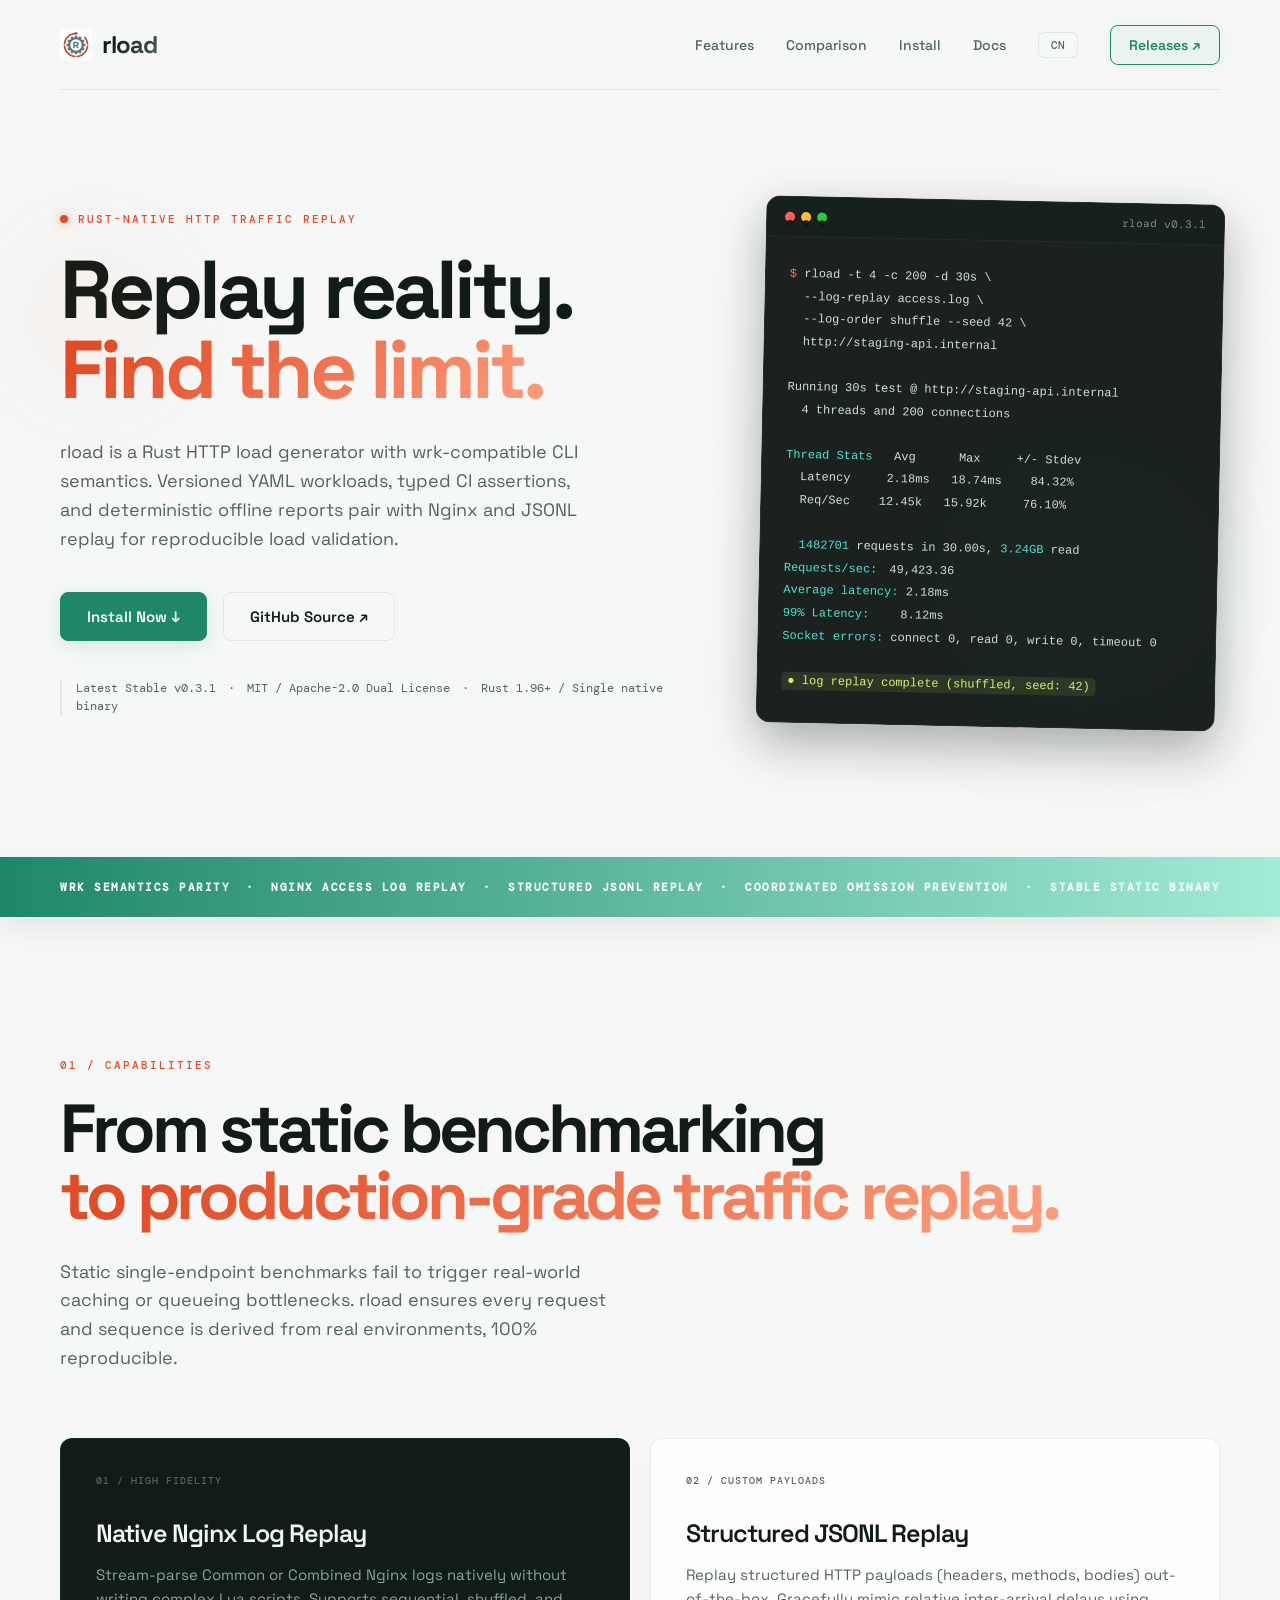
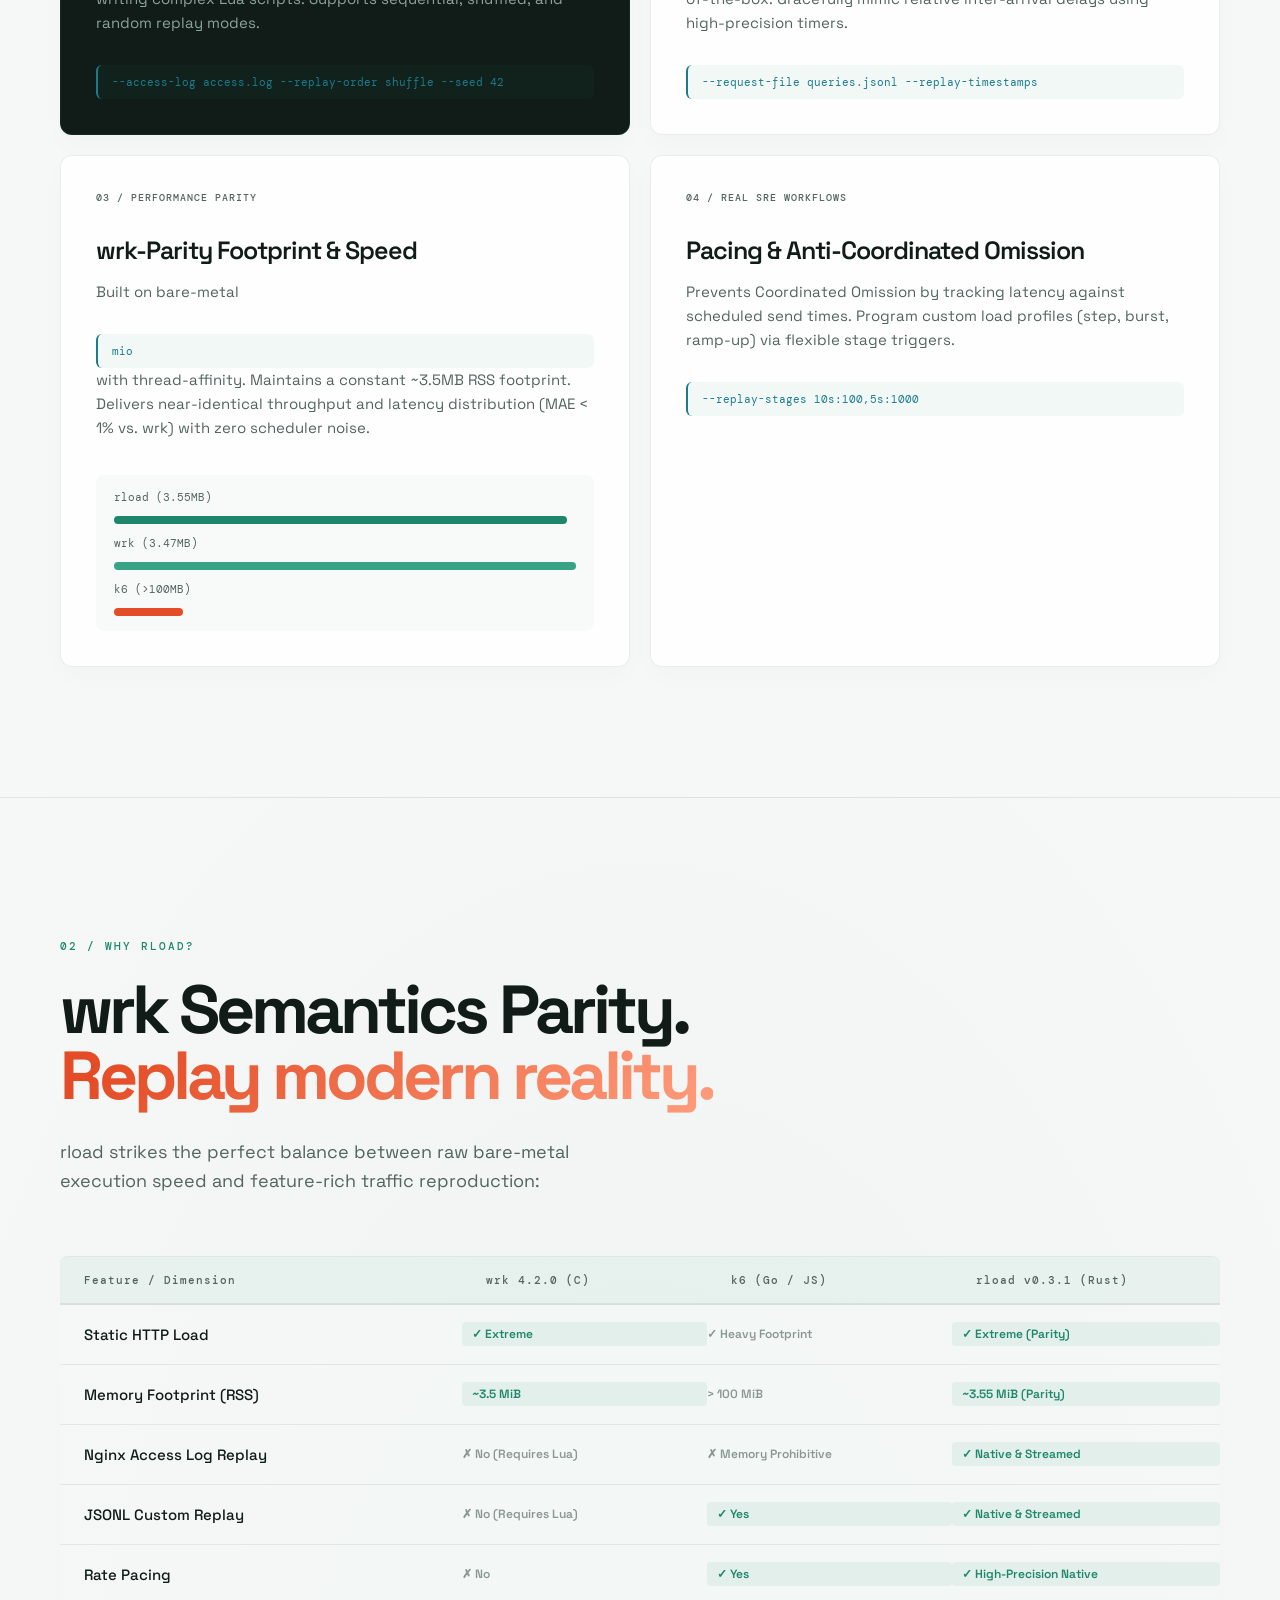
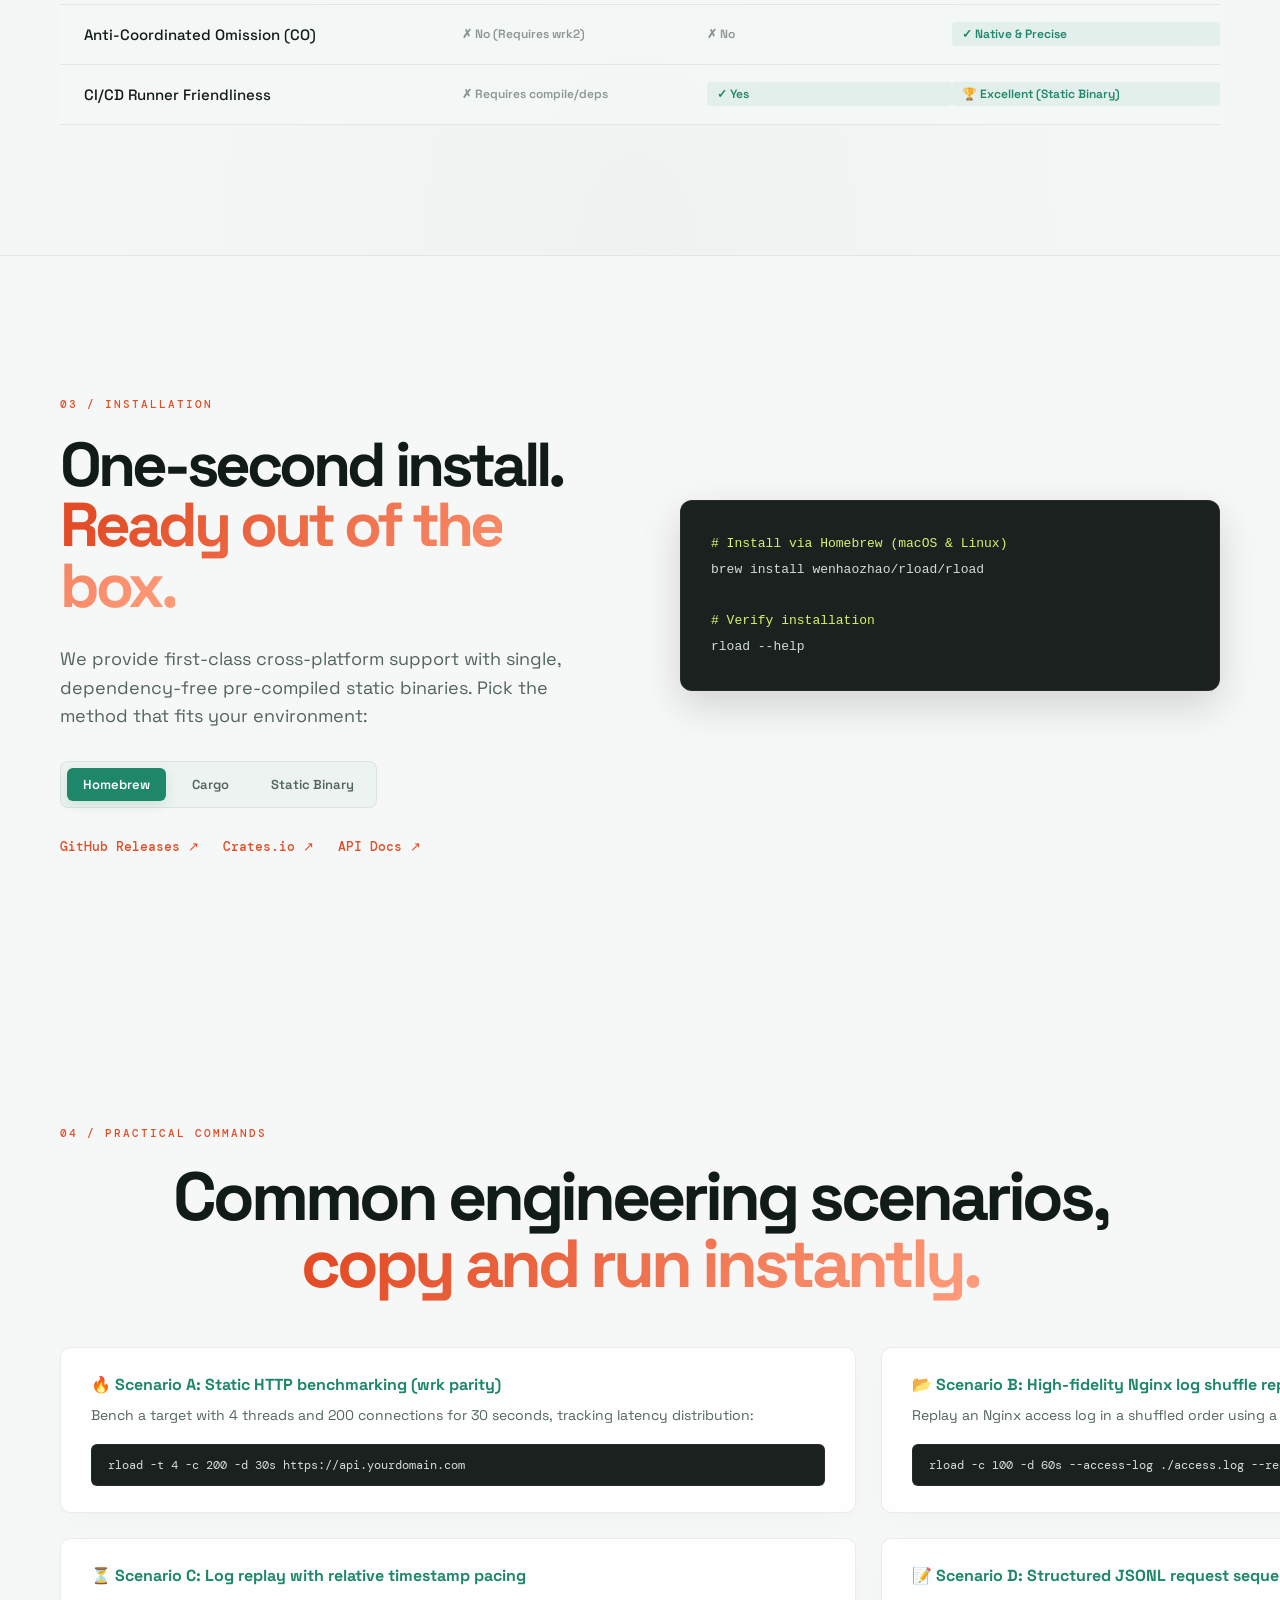
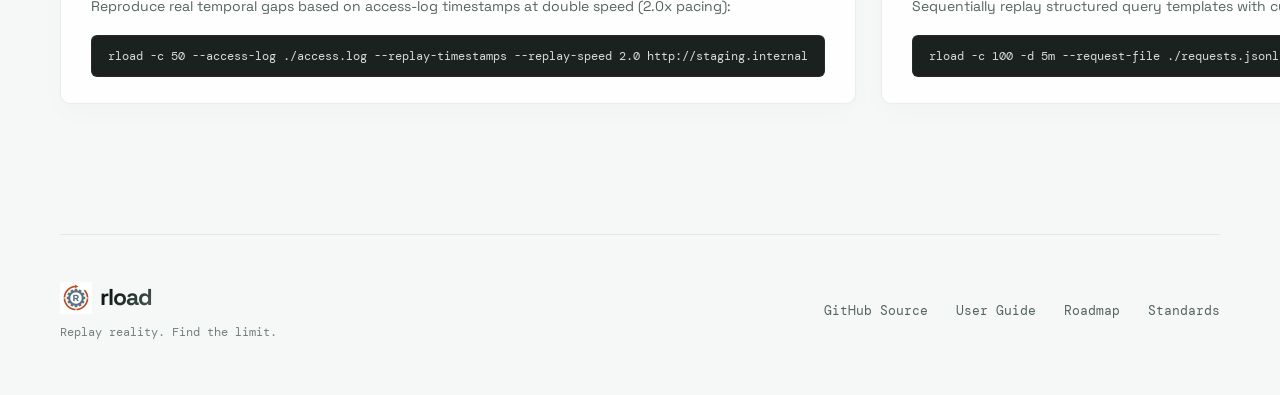
<file: website/index.html>
<!doctype html>
<html lang="en">
<head>
  <meta charset="utf-8">
  <meta name="viewport" content="width=device-width,initial-scale=1">
  <meta name="description" content="rload: Rust-native high-performance HTTP load generator and high-fidelity traffic replay engine.">
  <title>rload 0.3.1 · Replay reality. Find the limit.</title>
  <link rel="stylesheet" href="styles.css">
</head>
<body>
  <!-- Header Navigation -->
  <header class="nav wrap" id="header">
    <a class="logo" href="#top">
      <img src="logo.png" alt="rload logo" class="logo-img">
      <span>rload</span>
    </a>
    <nav>
      <a href="#features">Features</a>
      <a href="#compare">Comparison</a>
      <a href="#install">Install</a>
      <a href="./docs/user_guide.md">Docs</a>
      <a href="./index.zh-cn.html" class="lang-switch">CN</a>
      <a class="nav-cta" href="https://github.com/wenhaozhao/rload/releases">Releases ↗</a>
    </nav>
  </header>

  <main id="top">
    <!-- Hero Section -->
    <section class="hero wrap" id="hero-section">
      <div class="hero-content">
        <p class="eyebrow"><i></i> RUST-NATIVE HTTP TRAFFIC REPLAY</p>
        <h1>Replay reality.<br><em>Find the limit.</em></h1>
        <p class="lead">rload is a Rust HTTP load generator with wrk-compatible CLI semantics. Versioned YAML workloads, typed CI assertions, and deterministic offline reports pair with Nginx and JSONL replay for reproducible load validation.</p>
        <div class="actions">
          <a class="button primary" href="#install">Install Now ↓</a>
          <a class="button" href="https://github.com/wenhaozhao/rload" target="_blank" rel="noopener noreferrer">GitHub Source ↗</a>
        </div>
        <p class="meta">Latest Stable v0.3.1　·　MIT / Apache-2.0 Dual License　·　Rust 1.96+ / Single native binary</p>
      </div>

      <!-- Terminal Preview -->
      <div class="terminal" id="terminal-preview">
        <div class="term-head">
          <span>●</span><span>●</span><span>●</span>
          <b>rload v0.3.1</b>
        </div>
        <pre><code><em>$</em> rload -t 4 -c 200 -d 30s \<br>  --log-replay access.log \<br>  --log-order shuffle --seed 42 \<br>  http://staging-api.internal<br><br>Running 30s test @ http://staging-api.internal<br>  4 threads and 200 connections<br><br><strong>Thread Stats</strong>   Avg      Max     +/- Stdev<br>  Latency     2.18ms   18.74ms    84.32%<br>  Req/Sec    12.45k   15.92k     76.10%<br><br>  <strong>1482701</strong> requests in 30.00s, <strong>3.24GB</strong> read<br><strong>Requests/sec:</strong>　49,423.36<br><strong>Average latency:</strong> 2.18ms<br><strong>99% Latency:</strong>　　 8.12ms<br><strong>Socket errors:</strong> connect 0, read 0, write 0, timeout 0<br><br><mark>● log replay complete (shuffled, seed: 42)</mark></code></pre>
      </div>
    </section>

    <!-- Scrolling Ribbon -->
    <div class="ribbon" id="feature-ribbon">
      <div class="wrap">
        <span>WRK SEMANTICS PARITY</span>
        <span>·</span>
        <span>NGINX ACCESS LOG REPLAY</span>
        <span>·</span>
        <span>STRUCTURED JSONL REPLAY</span>
        <span>·</span>
        <span>COORDINATED OMISSION PREVENTION</span>
        <span>·</span>
        <span>STABLE STATIC BINARY</span>
      </div>
    </div>

    <!-- 01 Core Features -->
    <section id="features" class="section wrap">
      <p class="eyebrow">01 / Capabilities</p>
      <h2>From static benchmarking<br><em>to production-grade traffic replay.</em></h2>
      <p class="section-lead">Static single-endpoint benchmarks fail to trigger real-world caching or queueing bottlenecks. rload ensures every request and sequence is derived from real environments, 100% reproducible.</p>
      
      <div class="cards" id="feature-cards">
        <article class="card dark">
          <small>01 / HIGH FIDELITY</small>
          <h3>Native Nginx Log Replay</h3>
          <p>Stream-parse Common or Combined Nginx logs natively without writing complex Lua scripts. Supports sequential, shuffled, and random replay modes.</p>
          <code>--access-log access.log --replay-order shuffle --seed 42</code>
        </article>
        
        <article class="card">
          <small>02 / CUSTOM PAYLOADS</small>
          <h3>Structured JSONL Replay</h3>
          <p>Replay structured HTTP payloads (headers, methods, bodies) out-of-the-box. Gracefully mimic relative inter-arrival delays using high-precision timers.</p>
          <code>--request-file queries.jsonl --replay-timestamps</code>
        </article>
        
        <article class="card">
          <small>03 / PERFORMANCE PARITY</small>
          <h3>wrk-Parity Footprint & Speed</h3>
          <p>Built on bare-metal <code>mio</code> with thread-affinity. Maintains a constant ~3.5MB RSS footprint. Delivers near-identical throughput and latency distribution (MAE &lt; 1% vs. wrk) with zero scheduler noise.</p>
          <div class="bars">
            <span class="bar-label">rload (3.55MB)</span><i></i>
            <span class="bar-label">wrk (3.47MB)</span><i></i>
            <span class="bar-label">k6 (&gt;100MB)</span><i></i>
          </div>
        </article>
        
        <article class="card orange">
          <small>04 / REAL SRE WORKFLOWS</small>
          <h3>Pacing & Anti-Coordinated Omission</h3>
          <p>Prevents Coordinated Omission by tracking latency against scheduled send times. Program custom load profiles (step, burst, ramp-up) via flexible stage triggers.</p>
          <code>--replay-stages 10s:100,5s:1000</code>
        </article>
      </div>
    </section>

    <!-- 02 Comparison Section -->
    <section id="compare" class="contrast">
      <div class="section wrap">
        <p class="eyebrow lime">02 / Why rload?</p>
        <h2>wrk Semantics Parity.<br><em>Replay modern reality.</em></h2>
        <p class="section-lead" style="color: var(--text-muted); margin-bottom: 40px;">rload strikes the perfect balance between raw bare-metal execution speed and feature-rich traffic reproduction:</p>
        
        <div class="table" id="comparison-table">
          <div class="thead">
            <span>Feature / Dimension</span>
            <span>wrk 4.2.0 (C)</span>
            <span>k6 (Go / JS)</span>
            <span>rload v0.3.1 (Rust)</span>
          </div>
          <div>
            <span>Static HTTP Load</span>
            <b class="yes">✓ Extreme</b>
            <b class="no">✓ Heavy Footprint</b>
            <b class="yes">✓ Extreme (Parity)</b>
          </div>
          <div>
            <span>Memory Footprint (RSS)</span>
            <b class="yes">~3.5 MiB</b>
            <b class="no">&gt; 100 MiB</b>
            <b class="yes">~3.55 MiB (Parity)</b>
          </div>
          <div>
            <span>Nginx Access Log Replay</span>
            <b class="no">✗ No (Requires Lua)</b>
            <b class="no">✗ Memory Prohibitive</b>
            <b class="yes">✓ Native & Streamed</b>
          </div>
          <div>
            <span>JSONL Custom Replay</span>
            <b class="no">✗ No (Requires Lua)</b>
            <b class="yes">✓ Yes</b>
            <b class="yes">✓ Native & Streamed</b>
          </div>
          <div>
            <span>Rate Pacing</span>
            <b class="no">✗ No</b>
            <b class="yes">✓ Yes</b>
            <b class="yes">✓ High-Precision Native</b>
          </div>
          <div>
            <span>Anti-Coordinated Omission (CO)</span>
            <b class="no">✗ No (Requires wrk2)</b>
            <b class="no">✗ No</b>
            <b class="yes">✓ Native & Precise</b>
          </div>
          <div>
            <span>CI/CD Runner Friendliness</span>
            <b class="no">✗ Requires compile/deps</b>
            <b class="yes">✓ Yes</b>
            <b class="yes">🏆 Excellent (Static Binary)</b>
          </div>
        </div>
      </div>
    </section>

    <!-- 03 Install Guidelines -->
    <section id="install" class="section wrap install">
      <div class="install-text">
        <p class="eyebrow">03 / Installation</p>
        <h2>One-second install.<br><em>Ready out of the box.</em></h2>
        <p class="section-lead">We provide first-class cross-platform support with single, dependency-free pre-compiled static binaries. Pick the method that fits your environment:</p>
        
        <div class="install-tabs">
          <button class="tab-btn active" onclick="switchInstallTab('brew')">Homebrew</button>
          <button class="tab-btn" onclick="switchInstallTab('cargo')">Cargo</button>
          <button class="tab-btn" onclick="switchInstallTab('binary')">Static Binary</button>
        </div>

        <div class="links">
          <a href="https://github.com/wenhaozhao/rload/releases" target="_blank" rel="noopener noreferrer">GitHub Releases ↗</a>
          <a href="https://crates.io/crates/rload" target="_blank" rel="noopener noreferrer">Crates.io ↗</a>
          <a href="https://docs.rs/rload" target="_blank" rel="noopener noreferrer">API Docs ↗</a>
        </div>
      </div>

      <div class="install-code-container">
        <!-- Homebrew Tab Code -->
        <pre class="install-code active" id="code-brew"><code><span># Install via Homebrew (macOS & Linux)</span><br>brew install wenhaozhao/rload/rload<br><br><span># Verify installation</span><br>rload --help</code></pre>
        
        <!-- Cargo Tab Code -->
        <pre class="install-code" id="code-cargo"><code><span># Install via cargo (for Rust toolchains)</span><br>cargo install rload<br><br><span># Ensure ~/.cargo/bin is in your PATH</span><br>rload --help</code></pre>
        
        <!-- Static Binary Tab Code -->
        <pre class="install-code" id="code-binary"><code><span># For container & minimal server environments</span><br><span># 1. Download the archive for your architecture from GitHub Releases</span><br><span># 2. Extract and move the binary into your PATH, e.g.:</span><br>tar -xvf rload-v0.3.0-x86_64-unknown-linux-gnu.tar.gz<br>sudo mv rload /usr/local/bin/<br><br><span># 3. Verify execution</span><br>rload --help</code></pre>
      </div>
    </section>

    <!-- 04 Practical Commands -->
    <section class="section wrap quickstart" id="quickstart-section">
      <p class="eyebrow">04 / Practical Commands</p>
      <h2>Common engineering scenarios,<br><em>copy and run instantly.</em></h2>
      <div class="quickstart-grid">
        <div class="qs-item">
          <h4>🔥 Scenario A: Static HTTP benchmarking (wrk parity)</h4>
          <p>Bench a target with 4 threads and 200 connections for 30 seconds, tracking latency distribution:</p>
          <pre><code>rload -t 4 -c 200 -d 30s https://api.yourdomain.com</code></pre>
        </div>
        <div class="qs-item">
          <h4>📂 Scenario B: High-fidelity Nginx log shuffle replay</h4>
          <p>Replay an Nginx access log in a shuffled order using a deterministic seed for reproducible results:</p>
          <pre><code>rload -c 100 -d 60s --access-log ./access.log --replay-order shuffle --seed 12345 http://staging.internal</code></pre>
        </div>
        <div class="qs-item">
          <h4>⏳ Scenario C: Log replay with relative timestamp pacing</h4>
          <p>Reproduce real temporal gaps based on access-log timestamps at double speed (2.0x pacing):</p>
          <pre><code>rload -c 50 --access-log ./access.log --replay-timestamps --replay-speed 2.0 http://staging.internal</code></pre>
        </div>
        <div class="qs-item">
          <h4>📝 Scenario D: Structured JSONL request sequence replay</h4>
          <p>Sequentially replay structured query templates with custom headers, methods, and payloads:</p>
          <pre><code>rload -c 100 -d 5m --request-file ./requests.jsonl http://staging.internal</code></pre>
        </div>
      </div>
    </section>
  </main>

  <!-- Footer -->
  <footer class="footer wrap">
    <div class="footer-brand">
      <a class="logo" href="#top">
        <img src="logo.png" alt="rload logo" class="logo-img">
        <span>rload</span>
      </a>
      <p>Replay reality. Find the limit.</p>
    </div>
    <div class="footer-links">
      <a href="https://github.com/wenhaozhao/rload" target="_blank" rel="noopener noreferrer">GitHub Source</a>
      <a href="./docs/user_guide.md">User Guide</a>
      <a href="https://github.com/wenhaozhao/rload/blob/main/ROADMAP.md" target="_blank" rel="noopener noreferrer">Roadmap</a>
      <a href="https://github.com/wenhaozhao/rload/blob/main/CODING_STANDARDS.md" target="_blank" rel="noopener noreferrer">Standards</a>
    </div>
  </footer>

  <!-- Easy Tab-Switching Logic -->
  <script>
    function switchInstallTab(tabId) {
      // Toggle button states
      document.querySelectorAll('.tab-btn').forEach(btn => {
        btn.classList.remove('active');
      });
      event.target.classList.add('active');

      // Toggle code block display
      document.querySelectorAll('.install-code').forEach(codeBlock => {
        codeBlock.classList.remove('active');
      });
      document.getElementById('code-' + tabId).classList.add('active');
    }
  </script>
</body>
</html>
</file>
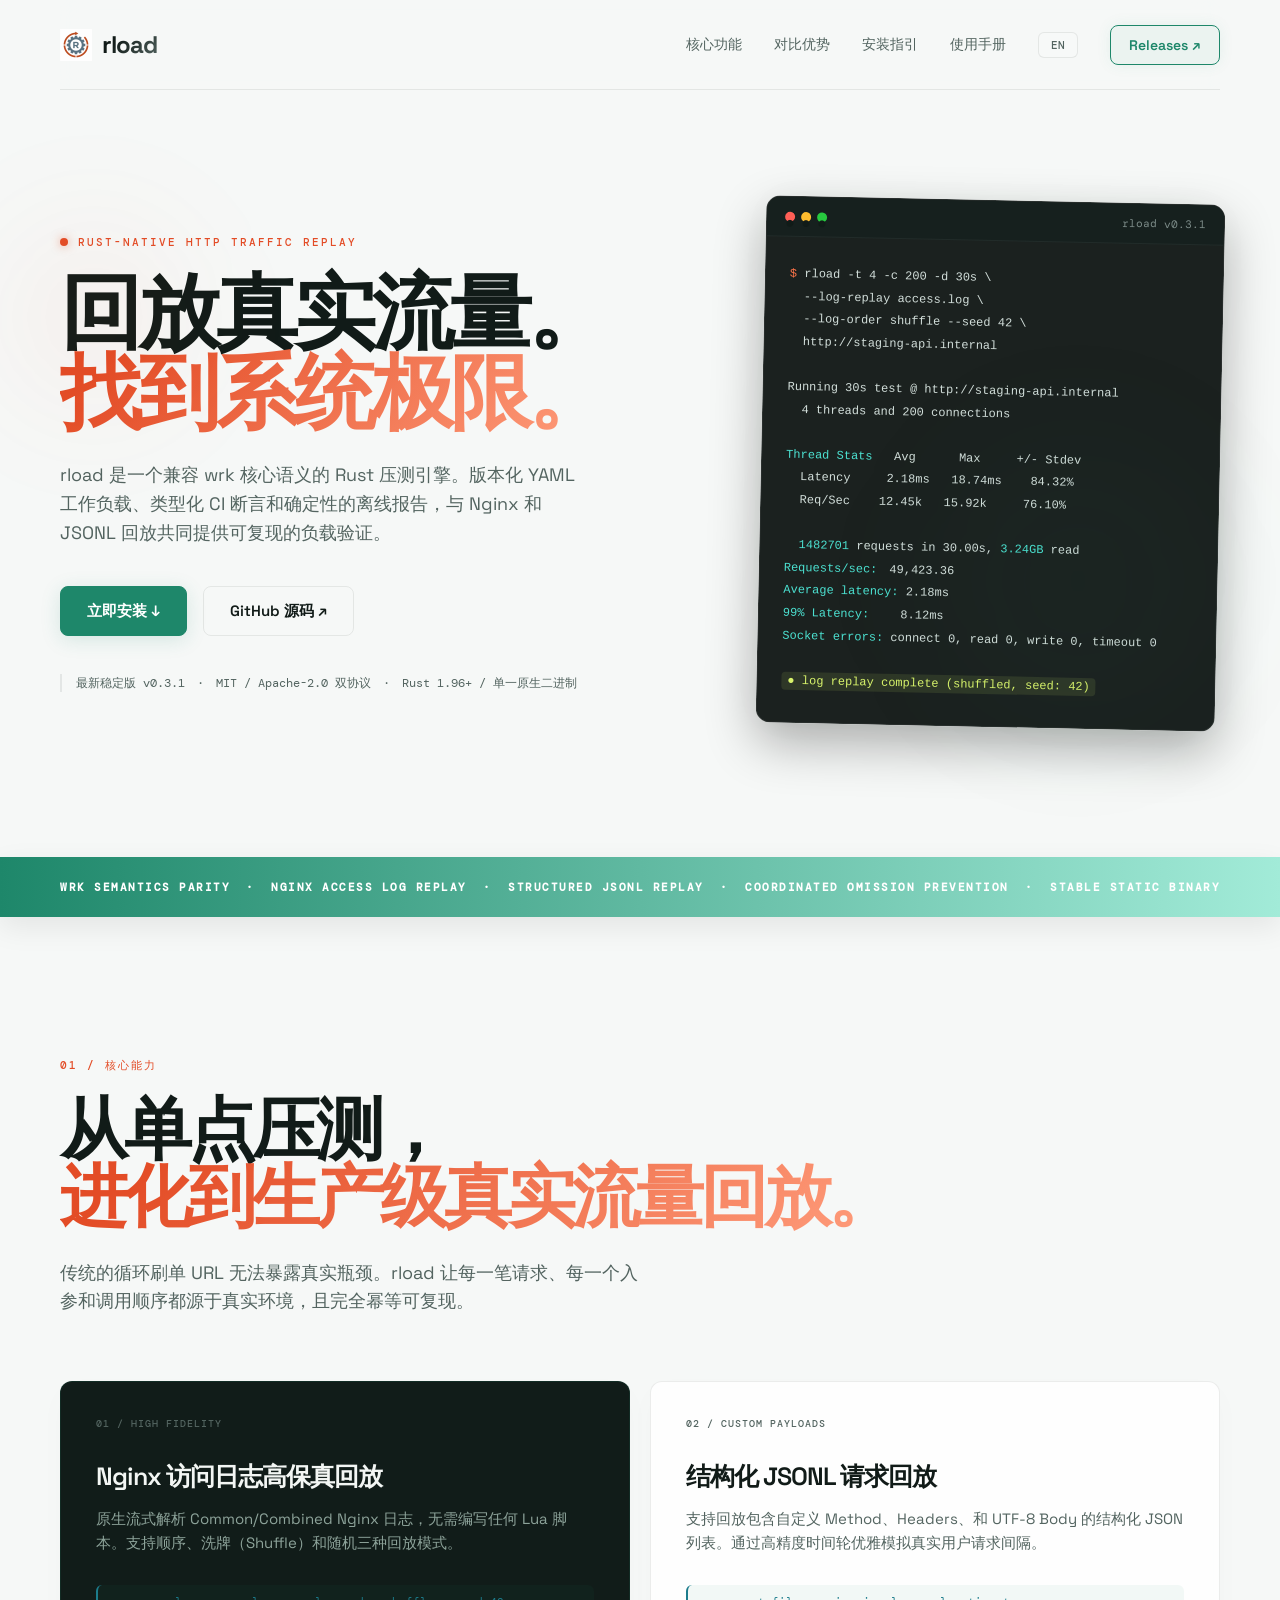
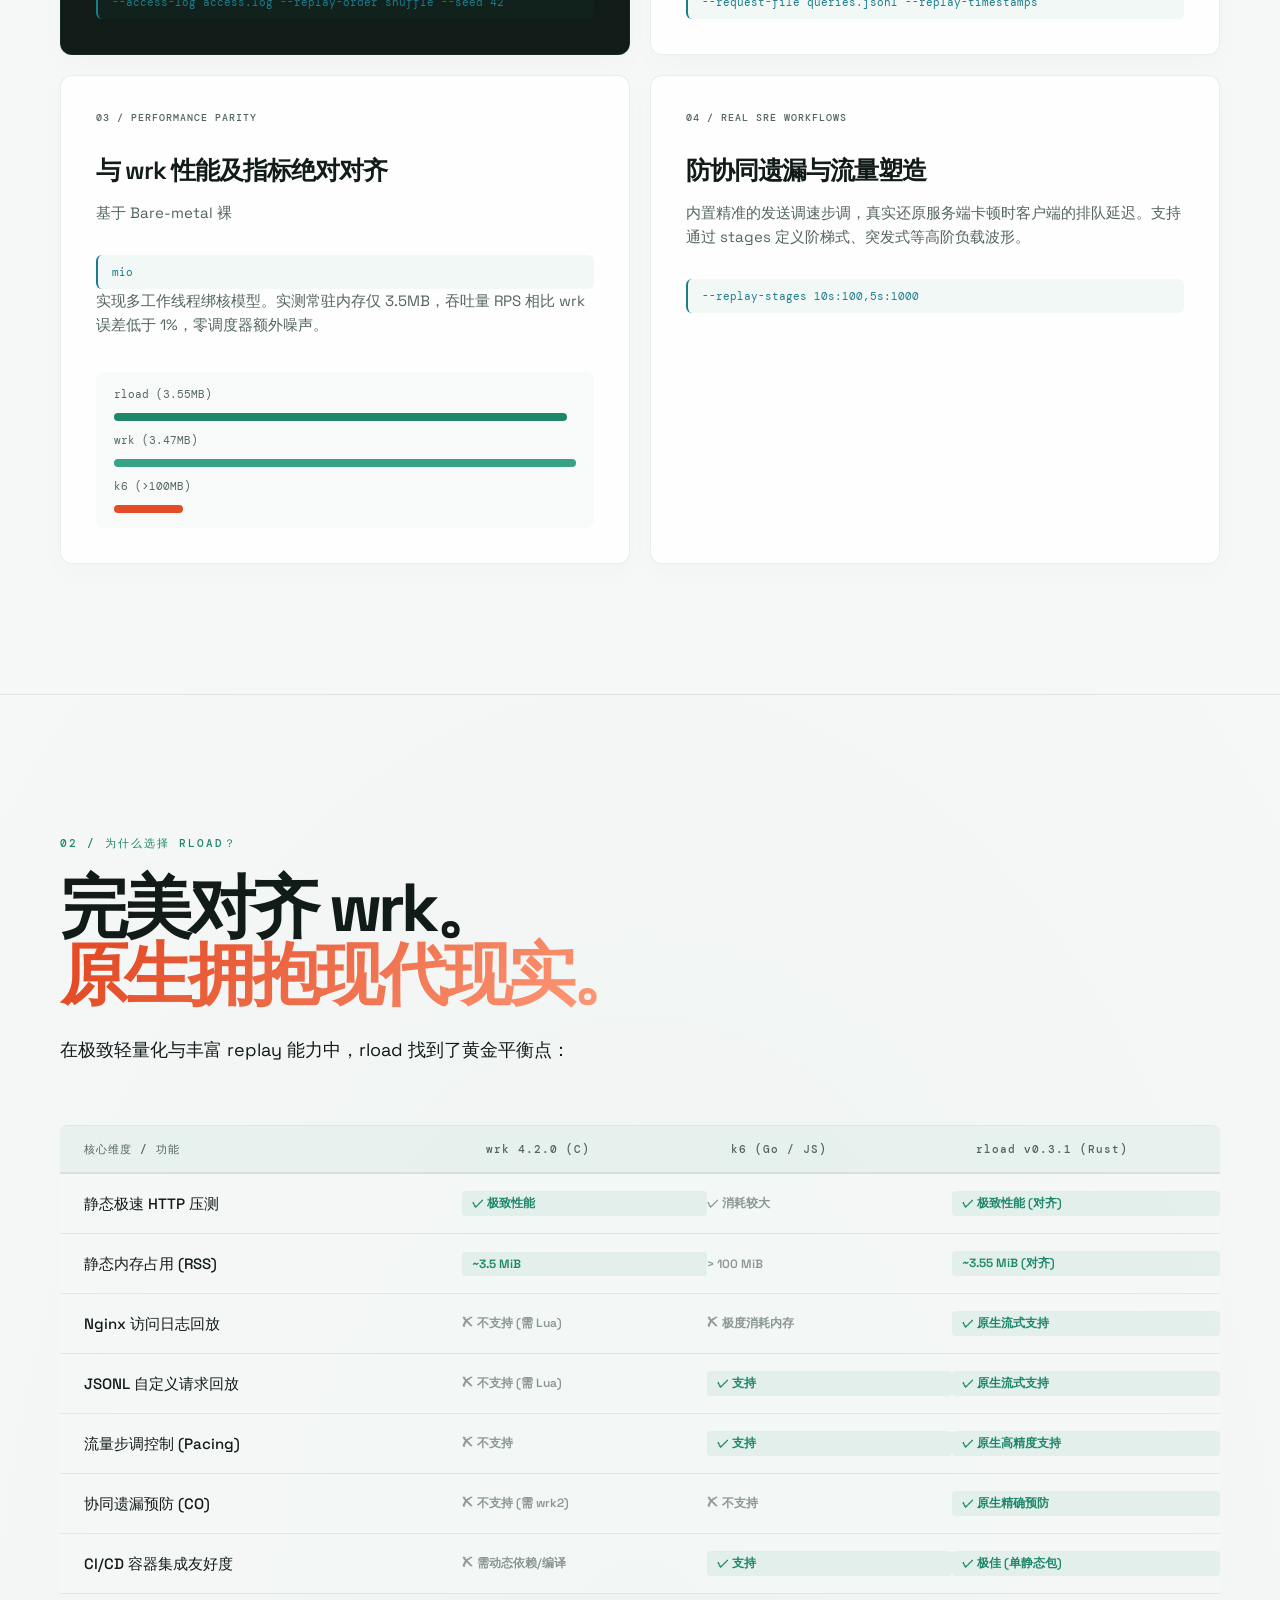
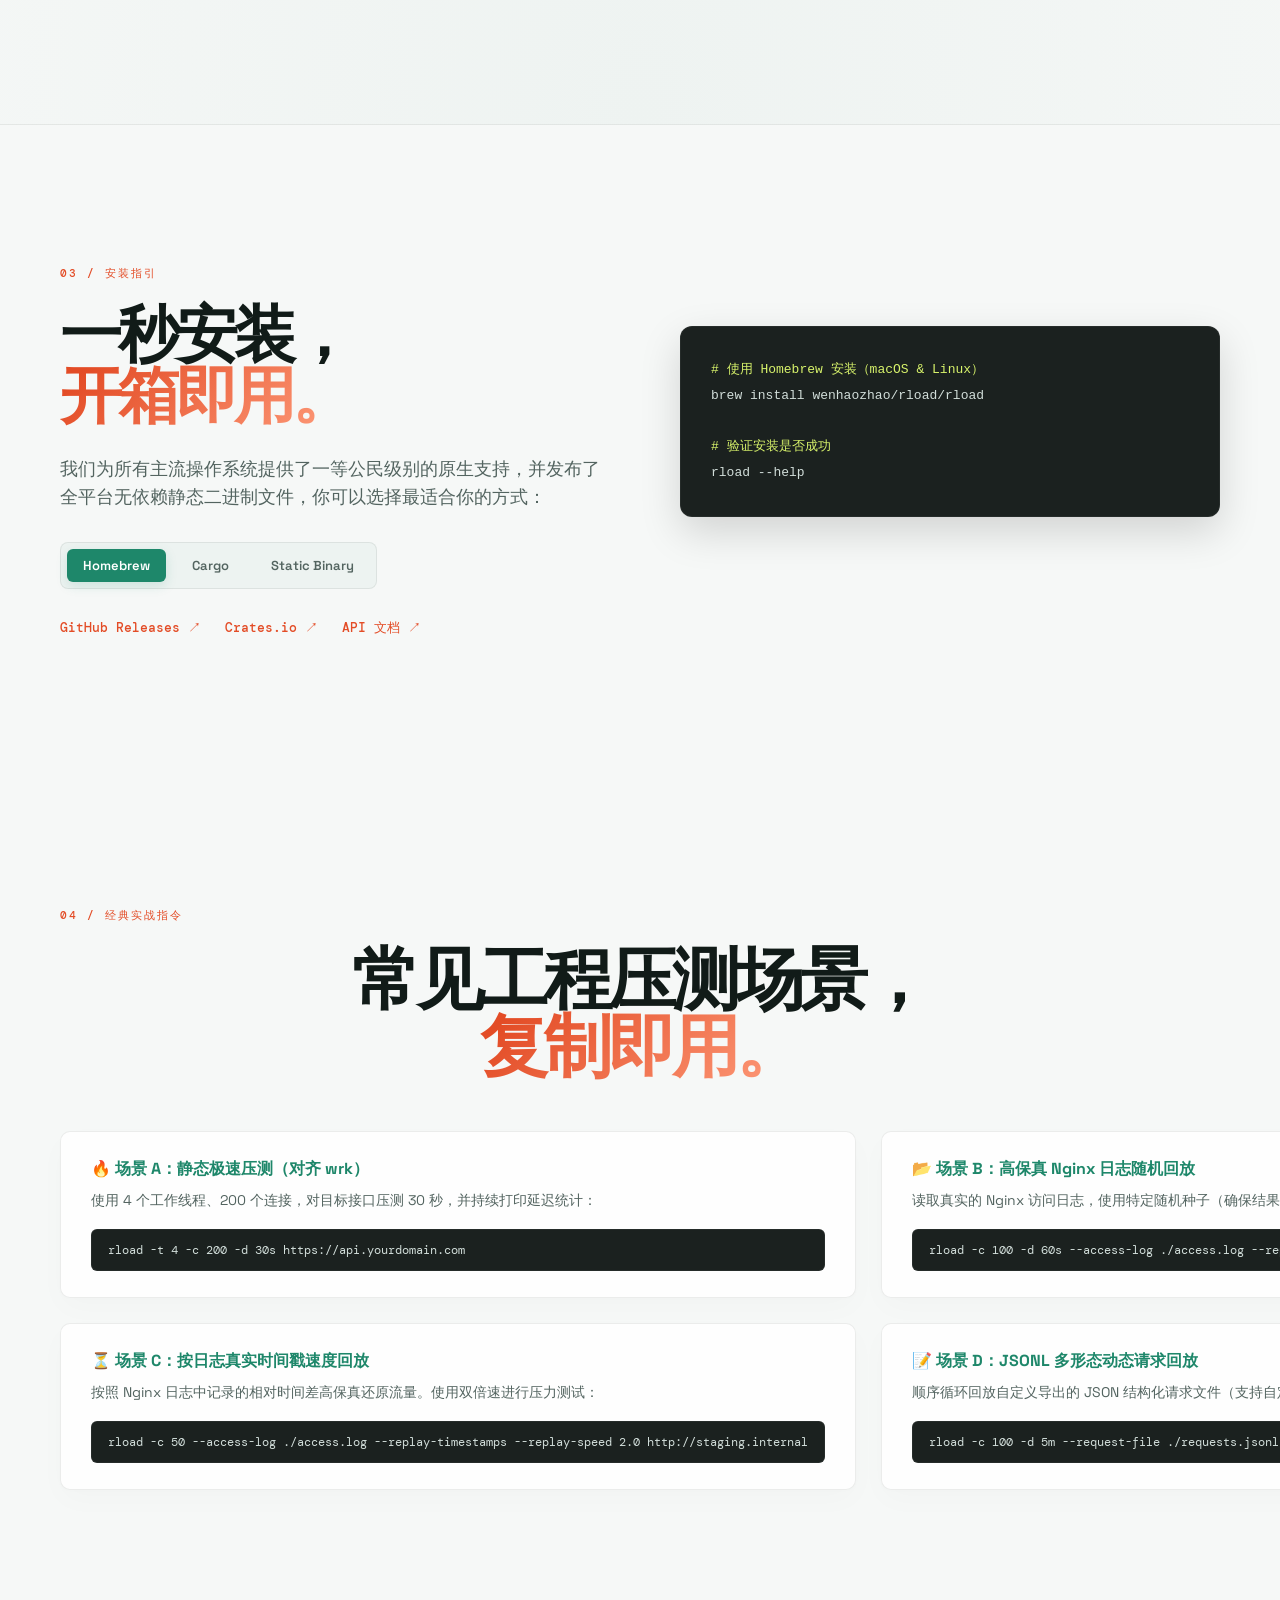
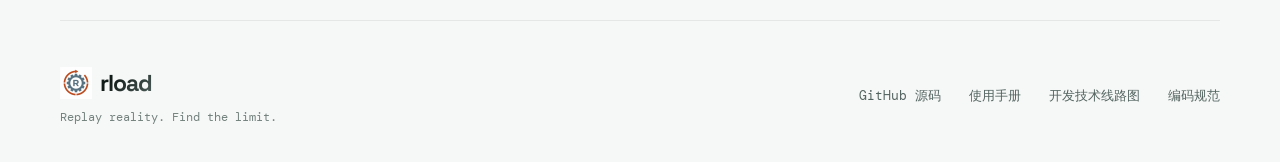
<file: website/index.zh-cn.html>
<!doctype html>
<html lang="zh-CN">
<head>
  <meta charset="utf-8">
  <meta name="viewport" content="width=device-width,initial-scale=1">
  <meta name="description" content="rload：Rust 原生高性能 HTTP 压测与高保真真实流量回放引擎">
  <title>rload 0.3.1 · Replay reality. Find the limit.</title>
  <link rel="stylesheet" href="styles.css">
</head>
<body>
  <!-- 头部导航栏 -->
  <header class="nav wrap" id="header">
    <a class="logo" href="#top">
      <img src="logo.png" alt="rload logo" class="logo-img">
      <span>rload</span>
    </a>
    <nav>
      <a href="#features">核心功能</a>
      <a href="#compare">对比优势</a>
      <a href="#install">安装指引</a>
      <a href="./docs/user_guide_zh-cn.md">使用手册</a>
      <a href="./index.html" class="lang-switch">EN</a>
      <a class="nav-cta" href="https://github.com/wenhaozhao/rload/releases">Releases ↗</a>
    </nav>
  </header>

  <main id="top">
    <!-- Hero 视觉区 -->
    <section class="hero wrap" id="hero-section">
      <div class="hero-content">
        <p class="eyebrow"><i></i> RUST-NATIVE HTTP TRAFFIC REPLAY</p>
        <h1>回放真实流量。<br><em>找到系统极限。</em></h1>
        <p class="lead">rload 是一个兼容 wrk 核心语义的 Rust 压测引擎。版本化 YAML 工作负载、类型化 CI 断言和确定性的离线报告，与 Nginx 和 JSONL 回放共同提供可复现的负载验证。</p>
        <div class="actions">
          <a class="button primary" href="#install">立即安装 ↓</a>
          <a class="button" href="https://github.com/wenhaozhao/rload" target="_blank" rel="noopener noreferrer">GitHub 源码 ↗</a>
        </div>
        <p class="meta">最新稳定版 v0.3.1　·　MIT / Apache-2.0 双协议　·　Rust 1.96+ / 单一原生二进制</p>
      </div>

      <!-- 仿真终端效果 -->
      <div class="terminal" id="terminal-preview">
        <div class="term-head">
          <span>●</span><span>●</span><span>●</span>
          <b>rload v0.3.1</b>
        </div>
        <pre><code><em>$</em> rload -t 4 -c 200 -d 30s \<br>  --log-replay access.log \<br>  --log-order shuffle --seed 42 \<br>  http://staging-api.internal<br><br>Running 30s test @ http://staging-api.internal<br>  4 threads and 200 connections<br><br><strong>Thread Stats</strong>   Avg      Max     +/- Stdev<br>  Latency     2.18ms   18.74ms    84.32%<br>  Req/Sec    12.45k   15.92k     76.10%<br><br>  <strong>1482701</strong> requests in 30.00s, <strong>3.24GB</strong> read<br><strong>Requests/sec:</strong>　49,423.36<br><strong>Average latency:</strong> 2.18ms<br><strong>99% Latency:</strong>　　 8.12ms<br><strong>Socket errors:</strong> connect 0, read 0, write 0, timeout 0<br><br><mark>● log replay complete (shuffled, seed: 42)</mark></code></pre>
      </div>
    </section>

    <!-- 滚动丝带 -->
    <div class="ribbon" id="feature-ribbon">
      <div class="wrap">
        <span>WRK SEMANTICS PARITY</span>
        <span>·</span>
        <span>NGINX ACCESS LOG REPLAY</span>
        <span>·</span>
        <span>STRUCTURED JSONL REPLAY</span>
        <span>·</span>
        <span>COORDINATED OMISSION PREVENTION</span>
        <span>·</span>
        <span>STABLE STATIC BINARY</span>
      </div>
    </div>

    <!-- 01 核心功能区 -->
    <section id="features" class="section wrap">
      <p class="eyebrow">01 / 核心能力</p>
      <h2>从单点压测，<br><em>进化到生产级真实流量回放。</em></h2>
      <p class="section-lead">传统的循环刷单 URL 无法暴露真实瓶颈。rload 让每一笔请求、每一个入参和调用顺序都源于真实环境，且完全幂等可复现。</p>
      
      <div class="cards" id="feature-cards">
        <article class="card dark">
          <small>01 / HIGH FIDELITY</small>
          <h3>Nginx 访问日志高保真回放</h3>
          <p>原生流式解析 Common/Combined Nginx 日志，无需编写任何 Lua 脚本。支持顺序、洗牌（Shuffle）和随机三种回放模式。</p>
          <code>--access-log access.log --replay-order shuffle --seed 42</code>
        </article>
        
        <article class="card">
          <small>02 / CUSTOM PAYLOADS</small>
          <h3>结构化 JSONL 请求回放</h3>
          <p>支持回放包含自定义 Method、Headers、和 UTF-8 Body 的结构化 JSON 列表。通过高精度时间轮优雅模拟真实用户请求间隔。</p>
          <code>--request-file queries.jsonl --replay-timestamps</code>
        </article>
        
        <article class="card">
          <small>03 / PERFORMANCE PARITY</small>
          <h3>与 wrk 性能及指标绝对对齐</h3>
          <p>基于 Bare-metal 裸 <code>mio</code> 实现多工作线程绑核模型。实测常驻内存仅 3.5MB，吞吐量 RPS 相比 wrk 误差低于 1%，零调度器额外噪声。</p>
          <div class="bars">
            <span class="bar-label">rload (3.55MB)</span><i></i>
            <span class="bar-label">wrk (3.47MB)</span><i></i>
            <span class="bar-label">k6 (>100MB)</span><i></i>
          </div>
        </article>
        
        <article class="card orange">
          <small>04 / REAL SRE WORKFLOWS</small>
          <h3>防协同遗漏与流量塑造</h3>
          <p>内置精准的发送调速步调，真实还原服务端卡顿时客户端的排队延迟。支持通过 stages 定义阶梯式、突发式等高阶负载波形。</p>
          <code>--replay-stages 10s:100,5s:1000</code>
        </article>
      </div>
    </section>

    <!-- 02 对比优势区 -->
    <section id="compare" class="contrast">
      <div class="section wrap">
        <p class="eyebrow lime">02 / 为什么选择 rload？</p>
        <h2>完美对齐 wrk。<br><em>原生拥抱现代现实。</em></h2>
        <p class="section-lead" style="color: var(--muted); margin-bottom: 40px;">在极致轻量化与丰富 replay 能力中，rload 找到了黄金平衡点：</p>
        
        <div class="table" id="comparison-table">
          <div class="thead">
            <span>核心维度 / 功能</span>
            <span>wrk 4.2.0 (C)</span>
            <span>k6 (Go / JS)</span>
            <span>rload v0.3.1 (Rust)</span>
          </div>
          <div>
            <span>静态极速 HTTP 压测</span>
            <b class="yes">✓ 极致性能</b>
            <b class="no">✓ 消耗较大</b>
            <b class="yes">✓ 极致性能 (对齐)</b>
          </div>
          <div>
            <span>静态内存占用 (RSS)</span>
            <b class="yes">~3.5 MiB</b>
            <b class="no">> 100 MiB</b>
            <b class="yes">~3.55 MiB (对齐)</b>
          </div>
          <div>
            <span>Nginx 访问日志回放</span>
            <b class="no">✗ 不支持 (需 Lua)</b>
            <b class="no">✗ 极度消耗内存</b>
            <b class="yes">✓ 原生流式支持</b>
          </div>
          <div>
            <span>JSONL 自定义请求回放</span>
            <b class="no">✗ 不支持 (需 Lua)</b>
            <b class="yes">✓ 支持</b>
            <b class="yes">✓ 原生流式支持</b>
          </div>
          <div>
            <span>流量步调控制 (Pacing)</span>
            <b class="no">✗ 不支持</b>
            <b class="yes">✓ 支持</b>
            <b class="yes">✓ 原生高精度支持</b>
          </div>
          <div>
            <span>协同遗漏预防 (CO)</span>
            <b class="no">✗ 不支持 (需 wrk2)</b>
            <b class="no">✗ 不支持</b>
            <b class="yes">✓ 原生精确预防</b>
          </div>
          <div>
            <span>CI/CD 容器集成友好度</span>
            <b class="no">✗ 需动态依赖/编译</b>
            <b class="yes">✓ 支持</b>
            <b class="yes">✓ 极佳 (单静态包)</b>
          </div>
        </div>
      </div>
    </section>

    <!-- 03 安装与快速开始 -->
    <section id="install" class="section wrap install">
      <div class="install-text">
        <p class="eyebrow">03 / 安装指引</p>
        <h2>一秒安装，<br><em>开箱即用。</em></h2>
        <p class="section-lead">我们为所有主流操作系统提供了一等公民级别的原生支持，并发布了全平台无依赖静态二进制文件，你可以选择最适合你的方式：</p>
        
        <div class="install-tabs">
          <button class="tab-btn active" onclick="switchInstallTab('brew')">Homebrew</button>
          <button class="tab-btn" onclick="switchInstallTab('cargo')">Cargo</button>
          <button class="tab-btn" onclick="switchInstallTab('binary')">Static Binary</button>
        </div>

        <div class="links">
          <a href="https://github.com/wenhaozhao/rload/releases" target="_blank" rel="noopener noreferrer">GitHub Releases ↗</a>
          <a href="https://crates.io/crates/rload" target="_blank" rel="noopener noreferrer">Crates.io ↗</a>
          <a href="https://docs.rs/rload" target="_blank" rel="noopener noreferrer">API 文档 ↗</a>
        </div>
      </div>

      <div class="install-code-container">
        <!-- Homebrew Tab Code -->
        <pre class="install-code active" id="code-brew"><code><span># 使用 Homebrew 安装（macOS & Linux）</span><br>brew install wenhaozhao/rload/rload<br><br><span># 验证安装是否成功</span><br>rload --help</code></pre>
        
        <!-- Cargo Tab Code -->
        <pre class="install-code" id="code-cargo"><code><span># 使用 Rust 工具链一键编译安装</span><br>cargo install rload<br><br><span># 确保 ~/.cargo/bin 已经在你的 PATH 中</span><br>rload --help</code></pre>
        
        <!-- Static Binary Tab Code -->
        <pre class="install-code" id="code-binary"><code><span># 针对无编译环境的服务器/CI 容器</span><br><span># 1. 访问 GitHub Releases 页面一键下载对应平台的压缩包</span><br><span># 2. 解压并将二进制文件移入 PATH，例如：</span><br>tar -xvf rload-v0.3.0-x86_64-unknown-linux-gnu.tar.gz<br>sudo mv rload /usr/local/bin/<br><br><span># 3. 验证运行</span><br>rload --help</code></pre>
      </div>
    </section>

    <!-- 04 常用场景说明 -->
    <section class="section wrap quickstart" id="quickstart-section">
      <p class="eyebrow">04 / 经典实战指令</p>
      <h2>常见工程压测场景，<br><em>复制即用。</em></h2>
      <div class="quickstart-grid">
        <div class="qs-item">
          <h4>🔥 场景 A：静态极速压测（对齐 wrk）</h4>
          <p>使用 4 个工作线程、200 个连接，对目标接口压测 30 秒，并持续打印延迟统计：</p>
          <pre><code>rload -t 4 -c 200 -d 30s https://api.yourdomain.com</code></pre>
        </div>
        <div class="qs-item">
          <h4>📂 场景 B：高保真 Nginx 日志随机回放</h4>
          <p>读取真实的 Nginx 访问日志，使用特定随机种子（确保结果可幂等重现）打乱顺序进行回放：</p>
          <pre><code>rload -c 100 -d 60s --access-log ./access.log --replay-order shuffle --seed 12345 http://staging.internal</code></pre>
        </div>
        <div class="qs-item">
          <h4>⏳ 场景 C：按日志真实时间戳速度回放</h4>
          <p>按照 Nginx 日志中记录的相对时间差高保真还原流量。使用双倍速进行压力测试：</p>
          <pre><code>rload -c 50 --access-log ./access.log --replay-timestamps --replay-speed 2.0 http://staging.internal</code></pre>
        </div>
        <div class="qs-item">
          <h4>📝 场景 D：JSONL 多形态动态请求回放</h4>
          <p>顺序循环回放自定义导出的 JSON 结构化请求文件（支持自定义 Header、Method 和 Request Body）：</p>
          <pre><code>rload -c 100 -d 5m --request-file ./requests.jsonl http://staging.internal</code></pre>
        </div>
      </div>
    </section>
  </main>

  <!-- 底部页脚 -->
  <footer class="footer wrap">
    <div class="footer-brand">
      <a class="logo" href="#top">
        <img src="logo.png" alt="rload logo" class="logo-img">
        <span>rload</span>
      </a>
      <p>Replay reality. Find the limit.</p>
    </div>
    <div class="footer-links">
      <a href="https://github.com/wenhaozhao/rload" target="_blank" rel="noopener noreferrer">GitHub 源码</a>
      <a href="./docs/user_guide_zh-cn.md">使用手册</a>
      <a href="https://github.com/wenhaozhao/rload/blob/main/ROADMAP.md" target="_blank" rel="noopener noreferrer">开发技术线路图</a>
      <a href="https://github.com/wenhaozhao/rload/blob/main/CODING_STANDARDS.md" target="_blank" rel="noopener noreferrer">编码规范</a>
    </div>
  </footer>

  <!-- 极简无框架 Tab 切换逻辑 -->
  <script>
    function switchInstallTab(tabId) {
      // 切换按钮状态
      document.querySelectorAll('.tab-btn').forEach(btn => {
        btn.classList.remove('active');
      });
      event.target.classList.add('active');

      // 切换代码框显示
      document.querySelectorAll('.install-code').forEach(codeBlock => {
        codeBlock.classList.remove('active');
      });
      document.getElementById('code-' + tabId).classList.add('active');
    }
  </script>
</body>
</html>
</file>
<file: website/styles.css>
@import url('https://fonts.googleapis.com/css2?family=DM+Mono:wght@400;500&family=Space+Grotesk:wght@400;500;600;700&display=swap');

/* ========================================== */
/* 设计系统：极致清爽、明亮现代风格 (Default Light Theme) */
/* ========================================== */
:root {
  --bg-dark: #f6f8f7;
  --bg-dark-rgb: 246, 248, 247;
  --card-dark: rgba(255, 255, 255, 0.82);
  --text-light: #111b18;
  --text-muted: #536460;
  --primary-lime: #1e876a;
  --primary-lime-rgb: 30, 135, 106;
  --accent-orange: #e34c26;
  --accent-orange-rgb: 227, 76, 38;
  --accent-blue: #1c7c8c;
  --border-color: rgba(17, 27, 24, 0.08);
  --line-light: rgba(0, 0, 0, 0.04);
  --card-shadow: 0 10px 30px rgba(0, 0, 0, 0.02), 0 1px 3px rgba(0, 0, 0, 0.01);
  --ribbon-bg: linear-gradient(90deg, #1e876a 0%, #a2ebd8 100%);
  --ribbon-text: #ffffff;
  --contrast-bg: radial-gradient(ellipse at bottom, #eef3f1 0%, var(--bg-dark) 100%);
  --tab-active-text: #ffffff;
}

/* ========================================== */
/* 自动切换：高拟真暗色调、玻璃拟态与霓虹微光 (Auto Dark Theme) */
/* ========================================== */
@media (prefers-color-scheme: dark) {
  :root {
    --bg-dark: #0a0f0e;
    --bg-dark-rgb: 10, 15, 14;
    --card-dark: rgba(18, 28, 26, 0.65);
    --text-light: #f3f6f4;
    --text-muted: #8da39a;
    --primary-lime: #d8f36b;
    --primary-lime-rgb: 216, 243, 107;
    --accent-orange: #ff7449;
    --accent-orange-rgb: 255, 116, 73;
    --accent-blue: #4ce1d1;
    --border-color: rgba(52, 72, 63, 0.45);
    --line-light: rgba(255, 255, 255, 0.08);
    --card-shadow: 0 15px 35px rgba(0, 0, 0, 0.3), 0 0 25px rgba(216, 243, 107, 0.03);
    --ribbon-bg: linear-gradient(90deg, #d8f36b 0%, #edfca1 100%);
    --ribbon-text: #0a0f0e;
    --contrast-bg: radial-gradient(ellipse at bottom, rgba(13, 20, 18, 0.9) 0%, var(--bg-dark) 80%);
    --tab-active-text: #0a0f0e;
  }
}

* {
  box-sizing: border-box;
}

html {
  scroll-behavior: smooth;
  background-color: var(--bg-dark);
}

body {
  margin: 0;
  background: var(--bg-dark);
  color: var(--text-light);
  font-family: 'Space Grotesk', -apple-system, sans-serif;
  overflow-x: hidden;
  -webkit-font-smoothing: antialiased;
}

a {
  color: inherit;
  text-decoration: none;
  transition: all 0.25s ease;
}

.wrap {
  width: min(1160px, calc(100% - 48px));
  margin: auto;
}

/* 导航栏美化 */
.nav {
  height: 90px;
  display: flex;
  align-items: center;
  justify-content: space-between;
  border-bottom: 1px solid var(--border-color);
  backdrop-filter: blur(12px);
  position: sticky;
  top: 0;
  z-index: 100;
  background: rgba(var(--bg-dark-rgb), 0.82);
}

.logo {
  font-size: 24px;
  font-weight: 700;
  letter-spacing: -1px;
  display: flex;
  align-items: center;
  gap: 10px;
  color: var(--text-light);
}

.logo-img {
  width: 32px;
  height: 32px;
  display: inline-block;
  object-fit: contain;
  transition: transform 0.6s cubic-bezier(0.175, 0.885, 0.32, 1.275);
}

.logo:hover .logo-img {
  transform: rotate(360deg);
}

.logo span {
  background: linear-gradient(135deg, var(--text-light) 30%, var(--text-muted) 100%);
  -webkit-background-clip: text;
  -webkit-text-fill-color: transparent;
}

nav {
  display: flex;
  gap: 32px;
  align-items: center;
  color: var(--text-muted);
  font-size: 14px;
  font-weight: 500;
}

nav a:not(.nav-cta):hover {
  color: var(--primary-lime);
  text-shadow: 0 0 10px rgba(var(--primary-lime-rgb), 0.15);
}

.nav-cta {
  padding: 10px 18px;
  border: 1px solid var(--primary-lime);
  border-radius: 8px;
  color: var(--primary-lime);
  background: rgba(var(--primary-lime-rgb), 0.05);
  font-weight: 600;
  box-shadow: 0 0 15px rgba(var(--primary-lime-rgb), 0.08);
}

.nav-cta:hover {
  background: var(--primary-lime);
  color: var(--tab-active-text);
  box-shadow: 0 0 25px rgba(var(--primary-lime-rgb), 0.25);
  transform: translateY(-2px);
}

/* Hero 区块美化 */
.hero {
  display: grid;
  grid-template-columns: 1.15fr .85fr;
  gap: 80px;
  align-items: center;
  padding: 110px 0 130px;
  position: relative;
}

/* 渐变装饰背景背景球 */
.hero::before {
  content: '';
  position: absolute;
  top: 10%;
  left: -10%;
  width: 300px;
  height: 300px;
  border-radius: 50%;
  background: radial-gradient(circle, rgba(var(--accent-orange-rgb), 0.06) 0%, transparent 70%);
  filter: blur(50px);
  pointer-events: none;
}

.hero::after {
  content: '';
  position: absolute;
  bottom: 10%;
  right: -5%;
  width: 400px;
  height: 400px;
  border-radius: 50%;
  background: radial-gradient(circle, rgba(var(--primary-lime-rgb), 0.06) 0%, transparent 70%);
  filter: blur(60px);
  pointer-events: none;
}

.eyebrow {
  font: 500 11px 'DM Mono', monospace;
  letter-spacing: 2px;
  color: var(--accent-orange);
  text-transform: uppercase;
  display: flex;
  align-items: center;
  margin-bottom: 24px;
}

.eyebrow i {
  display: inline-block;
  width: 8px;
  height: 8px;
  border-radius: 50%;
  background: var(--accent-orange);
  margin-right: 10px;
  box-shadow: 0 0 10px rgba(var(--accent-orange-rgb), 0.5);
  animation: pulse-glow 2s infinite alternate;
}

@keyframes pulse-glow {
  0% { transform: scale(0.9); opacity: 0.6; box-shadow: 0 0 5px rgba(var(--accent-orange-rgb), 0.3); }
  100% { transform: scale(1.1); opacity: 1; box-shadow: 0 0 12px rgba(var(--accent-orange-rgb), 0.6); }
}

h1, h2 {
  font-size: clamp(48px, 6.5vw, 82px);
  line-height: 0.98;
  letter-spacing: -4px;
  margin: 0 0 28px;
  font-weight: 700;
  color: var(--text-light);
}

h1 em, h2 em {
  background: linear-gradient(135deg, var(--accent-orange) 10%, #ff9e7d 100%);
  -webkit-background-clip: text;
  -webkit-text-fill-color: transparent;
  font-style: normal;
}

.lead {
  max-width: 530px;
  font-size: 18px;
  line-height: 1.6;
  color: var(--text-muted);
}

.actions {
  display: flex;
  gap: 16px;
  margin: 38px 0;
}

.button {
  display: inline-block;
  padding: 14px 26px;
  border-radius: 8px;
  font-size: 15px;
  font-weight: 600;
  border: 1px solid var(--border-color);
  background: transparent;
  color: var(--text-light);
  cursor: pointer;
}

.button:hover {
  border-color: var(--text-light);
  transform: translateY(-2px);
}

.button.primary {
  background: var(--primary-lime);
  color: var(--tab-active-text);
  border-color: var(--primary-lime);
  box-shadow: 0 4px 20px rgba(var(--primary-lime-rgb), 0.15);
}

.button.primary:hover {
  background: #25a47e;
  border-color: #25a47e;
  box-shadow: 0 6px 25px rgba(var(--primary-lime-rgb), 0.3);
}

@media (prefers-color-scheme: dark) {
  .button.primary:hover {
    background: #edfca1;
    border-color: #edfca1;
  }
}

.meta {
  font: 12px/1.5 'DM Mono', monospace;
  color: var(--text-muted);
  border-left: 2px solid var(--border-color);
  padding-left: 14px;
}

/* 仿真终端美化 (始终保持高对比度暗调，极为专业) */
.terminal {
  background: rgba(13, 20, 18, 0.94);
  border-radius: 14px;
  border: 1px solid rgba(255, 255, 255, 0.08);
  box-shadow: 0 20px 50px rgba(0,0,0,0.3), 0 0 40px rgba(var(--primary-lime-rgb), 0.02);
  overflow: hidden;
  transform: rotate(1.2deg);
  transition: all 0.4s ease;
}

.terminal:hover {
  transform: rotate(0deg) scale(1.02);
  box-shadow: 0 30px 60px rgba(0,0,0,0.4), 0 0 50px rgba(var(--primary-lime-rgb), 0.06);
  border-color: rgba(var(--primary-lime-rgb), 0.3);
}

.term-head {
  height: 40px;
  background: rgba(22, 33, 30, 0.9);
  display: flex;
  align-items: center;
  padding: 0 18px;
  border-bottom: 1px solid rgba(255, 255, 255, 0.05);
}

.term-head span {
  display: inline-block;
  width: 10px;
  height: 10px;
  border-radius: 50%;
  margin-right: 6px;
  background: #ff5f56;
}

.term-head span:nth-child(2) { background: #ffbd2e; }
.term-head span:nth-child(3) { background: #27c93f; }

.term-head b {
  font: 11px/1 'DM Mono', monospace;
  color: #7d8c89;
  margin-left: auto;
}

.terminal pre {
  margin: 0;
  padding: 26px 24px 30px;
  color: #d2deda;
  font: 12px/1.8 'DM Mono', monospace;
  min-height: 320px;
  overflow-x: auto;
}

.terminal em {
  color: #ff7449;
  font-style: normal;
}

.terminal strong {
  color: #4ce1d1;
  font-weight: 500;
}

.terminal mark {
  background: rgba(216, 243, 107, 0.1);
  padding: 2px 6px;
  border-radius: 4px;
  color: #d8f36b;
}

/* 滚动丝带美化 */
.ribbon {
  background: var(--ribbon-bg);
  color: var(--ribbon-text);
  font: 600 11px 'DM Mono', monospace;
  letter-spacing: 1.5px;
  box-shadow: 0 10px 30px rgba(0,0,0,0.08);
}

.ribbon .wrap {
  height: 60px;
  display: flex;
  justify-content: space-between;
  align-items: center;
  overflow: hidden;
  white-space: nowrap;
}

/* 01 核心功能卡片区 */
.section {
  padding: 130px 0;
}

.section h2 {
  font-size: clamp(40px, 5.5vw, 68px);
}

.section-lead {
  color: var(--text-muted);
  font-size: 18px;
  line-height: 1.6;
  max-width: 580px;
}

.cards {
  display: grid;
  grid-template-columns: repeat(2, 1fr);
  gap: 20px;
  margin-top: 65px;
}

.card {
  min-height: 270px;
  padding: 35px;
  background: var(--card-dark);
  border: 1px solid var(--border-color);
  border-radius: 12px;
  position: relative;
  transition: all 0.3s cubic-bezier(0.165, 0.84, 0.44, 1);
  overflow: hidden;
  backdrop-filter: blur(8px);
  box-shadow: var(--card-shadow);
}

.card::before {
  content: '';
  position: absolute;
  top: 0;
  left: 0;
  width: 100%;
  height: 3px;
  background: transparent;
  transition: all 0.3s ease;
}

.card:hover {
  transform: translateY(-6px);
  border-color: rgba(var(--primary-lime-rgb), 0.25);
  box-shadow: 0 15px 35px rgba(0,0,0,0.06);
}

@media (prefers-color-scheme: dark) {
  .card:hover {
    box-shadow: 0 15px 35px rgba(0,0,0,0.3), 0 0 25px rgba(216, 243, 107, 0.03);
  }
}

.card:hover::before {
  background: var(--primary-lime);
}

.card.dark {
  background: #111c19;
  color: #f3f6f4;
  border-color: rgba(30, 135, 106, 0.15);
}

.card.dark p {
  color: #8da39a;
}

.card.dark small {
  color: #536460;
}

@media (prefers-color-scheme: dark) {
  .card.dark {
    background: rgba(13, 20, 18, 0.85);
    border-color: rgba(var(--primary-lime-rgb), 0.15);
  }
  .card.dark p {
    color: #8da39a;
  }
  .card.dark small {
    color: var(--text-muted);
  }
}

.card.dark:hover {
  border-color: var(--primary-lime);
}

.card.orange:hover::before {
  background: var(--accent-orange);
}

.card.orange:hover {
  border-color: rgba(var(--accent-orange-rgb), 0.3);
}

.card small {
  display: block;
  font: 500 10px 'DM Mono', monospace;
  color: var(--text-muted);
  margin-bottom: 30px;
  letter-spacing: 1px;
}

.card h3 {
  font-size: 25px;
  letter-spacing: -1px;
  margin: 0 0 14px;
  font-weight: 600;
}

.card p {
  font-size: 15px;
  line-height: 1.6;
  color: var(--text-muted);
  margin: 0;
}

.card code {
  display: block;
  margin-top: 30px;
  color: var(--accent-blue);
  font: 11px 'DM Mono', monospace;
  background: rgba(var(--primary-lime-rgb), 0.05);
  padding: 10px 14px;
  border-radius: 6px;
  border-left: 2px solid var(--accent-blue);
  overflow-x: auto;
}

/* 功能卡片-对齐图表 */
.bars {
  margin-top: 35px;
  padding: 15px 18px;
  background: rgba(var(--primary-lime-rgb), 0.03);
  border-radius: 8px;
  display: flex;
  flex-direction: column;
  gap: 12px;
}

.bar-label {
  font: 11px 'DM Mono', monospace;
  color: var(--text-muted);
  display: block;
}

.bars i {
  display: block;
  height: 8px;
  border-radius: 4px;
  background: var(--primary-lime);
  width: 98%;
  transition: width 1s ease;
}

.bars i:nth-of-type(2) {
  background: #39a385;
  width: 100%;
}

@media (prefers-color-scheme: dark) {
  .bars i:nth-of-type(2) {
    background: #bfdb58;
  }
}

.bars i:nth-of-type(3) {
  background: var(--accent-orange);
  width: 15%;
}

/* 02 对比表格区美化 */
.contrast {
  background: var(--contrast-bg);
  border-top: 1px solid var(--border-color);
  border-bottom: 1px solid var(--border-color);
}

.contrast .eyebrow {
  color: var(--primary-lime);
}

.table {
  border-top: 1px solid var(--border-color);
  margin-top: 60px;
  font-size: 15px;
  background: rgba(var(--bg-dark-rgb), 0.6);
  border-radius: 8px 8px 0 0;
  overflow: hidden;
}

.table > div {
  display: grid;
  grid-template-columns: 1.8fr 1.1fr 1.1fr 1.2fr;
  min-height: 60px;
  align-items: center;
  border-bottom: 1px solid var(--border-color);
}

.table > div:not(.thead):hover {
  background: rgba(var(--primary-lime-rgb), 0.03);
}

.table span {
  padding-left: 24px;
  font-weight: 500;
}

.table b {
  font: 12px 'Space Grotesk', sans-serif;
  font-weight: 600;
}

.table b.yes {
  color: var(--primary-lime);
  background: rgba(var(--primary-lime-rgb), 0.08);
  padding: 4px 10px;
  border-radius: 4px;
  display: inline-block;
}

.table b.no {
  color: var(--text-muted);
  opacity: 0.65;
}

.thead {
  font: 600 11px 'DM Mono', monospace;
  letter-spacing: 1px;
  color: var(--text-muted);
  min-height: 48px !important;
  background: rgba(var(--primary-lime-rgb), 0.06);
  border-bottom: 2px solid var(--border-color) !important;
}

/* 03 安装引导美化 & Tabs */
.install {
  display: grid;
  grid-template-columns: 1fr 1fr;
  gap: 80px;
  align-items: center;
}

.install-text h2 {
  font-size: clamp(38px, 5vw, 62px);
}

.install-tabs {
  display: flex;
  gap: 10px;
  margin: 30px 0 20px;
  background: rgba(var(--primary-lime-rgb), 0.04);
  padding: 6px;
  border-radius: 8px;
  width: max-content;
  border: 1px solid var(--border-color);
}

.tab-btn {
  background: transparent;
  border: none;
  color: var(--text-muted);
  padding: 8px 16px;
  font-size: 13px;
  font-weight: 600;
  border-radius: 6px;
  cursor: pointer;
  transition: all 0.25s ease;
  font-family: 'Space Grotesk', sans-serif;
}

.tab-btn:hover {
  color: var(--text-light);
}

.tab-btn.active {
  background: var(--primary-lime);
  color: var(--tab-active-text);
  box-shadow: 0 4px 12px rgba(var(--primary-lime-rgb), 0.15);
}

.links {
  display: flex;
  gap: 24px;
  margin-top: 30px;
  font: 13px 'DM Mono', monospace;
  color: var(--accent-orange);
  font-weight: 500;
}

.links a:hover {
  color: #ff9e7d;
  text-decoration: underline;
}

.install-code-container {
  position: relative;
  min-height: 240px;
}

/* 终端/代码块等在清爽模式下依然采用酷炫暗调，保证代码高可读性 */
.install-code {
  background: rgba(13, 20, 18, 0.94);
  border: 1px solid rgba(255, 255, 255, 0.05);
  color: #d2deda;
  padding: 30px;
  border-radius: 12px;
  box-shadow: 0 15px 40px rgba(0,0,0,0.15);
  font: 13px/1.9 'DM Mono', monospace;
  display: none;
  opacity: 0;
  transform: translateY(10px);
  transition: opacity 0.3s ease, transform 0.3s ease;
  margin: 0;
  width: 100%;
}

.install-code.active {
  display: block;
  opacity: 1;
  transform: translateY(0);
}

.install-code span {
  color: #d8f36b;
}

/* 04 经典实战场景 */
.quickstart h2 {
  text-align: center;
  margin-bottom: 50px;
}

.quickstart-grid {
  display: grid;
  grid-template-columns: repeat(2, 1fr);
  gap: 25px;
}

.qs-item {
  background: var(--card-dark);
  border: 1px solid var(--border-color);
  border-radius: 10px;
  padding: 26px 30px;
  box-shadow: var(--card-shadow);
}

.qs-item h4 {
  font-size: 16px;
  margin: 0 0 10px;
  color: var(--primary-lime);
}

.qs-item p {
  font-size: 14px;
  line-height: 1.5;
  color: var(--text-muted);
  margin: 0 0 18px;
}

.qs-item pre {
  margin: 0;
  background: rgba(13, 20, 18, 0.94);
  border: 1px solid rgba(255, 255, 255, 0.05);
  padding: 12px 16px;
  border-radius: 6px;
  overflow-x: auto;
}

.qs-item code {
  font: 12px 'DM Mono', monospace;
  color: #d2deda;
}

/* 页脚美化 */
.footer {
  border-top: 1px solid var(--border-color);
  padding: 45px 0 55px;
  display: flex;
  align-items: center;
  justify-content: space-between;
  color: var(--text-muted);
  font: 13px/1.5 'DM Mono', monospace;
}

.footer-brand {
  display: flex;
  flex-direction: column;
  gap: 8px;
}

.footer-brand p {
  margin: 0;
  font-size: 12px;
  opacity: 0.8;
}

.footer .logo {
  color: var(--text-light);
  font-size: 23px;
  font-family: 'Space Grotesk', sans-serif;
  gap: 8px;
}

.footer-links {
  display: flex;
  gap: 28px;
}

.footer-links a:hover {
  color: var(--primary-lime);
}

/* 语言切换器 */
.lang-switch {
  padding: 5px 12px;
  border: 1px solid var(--border-color);
  border-radius: 6px;
  font-size: 11px;
  font-family: 'DM Mono', monospace;
  color: var(--text-muted);
  background: rgba(255, 255, 255, 0.02);
  transition: all 0.25s ease;
}

.lang-switch:hover {
  color: var(--primary-lime);
  border-color: var(--primary-lime);
  background: rgba(var(--primary-lime-rgb), 0.05);
  box-shadow: 0 0 10px rgba(var(--primary-lime-rgb), 0.1);
}

/* 响应式适配 */
@media (max-width: 1024px) {
  .hero {
    grid-template-columns: 1fr;
    gap: 55px;
    padding: 80px 0 100px;
  }
  .install {
    grid-template-columns: 1fr;
    gap: 45px;
  }
  .quickstart-grid {
    grid-template-columns: 1fr;
  }
}

@media (max-width: 800px) {
  .wrap {
    width: calc(100% - 32px);
  }
  .nav {
    height: 80px;
  }
  nav a:not(.nav-cta):not(.lang-switch) {
    display: none;
  }
  .cards {
    grid-template-columns: 1fr;
  }
  .table > div {
    grid-template-columns: 1.5fr 1fr 1fr;
  }
  .table > div span:nth-child(2) {
    display: none; /* 在移动端隐藏 wrk2 这一列以适配屏幕宽度 */
  }
  .thead span:nth-child(2) {
    display: none;
  }
  .section {
    padding: 90px 0;
  }
  .footer {
    flex-direction: column;
    gap: 30px;
    align-items: flex-start;
  }
}

@media (max-width: 480px) {
  h1 {
    font-size: 42px;
    letter-spacing: -2px;
  }
  .terminal pre {
    font-size: 11px;
    padding: 20px 16px;
  }
  .ribbon .wrap {
    font-size: 9px;
    gap: 12px;
  }
  .table {
    font-size: 13px;
  }
  .links {
    flex-wrap: wrap;
    gap: 12px;
  }
  .install-tabs {
    flex-wrap: wrap;
  }
}
</file>
